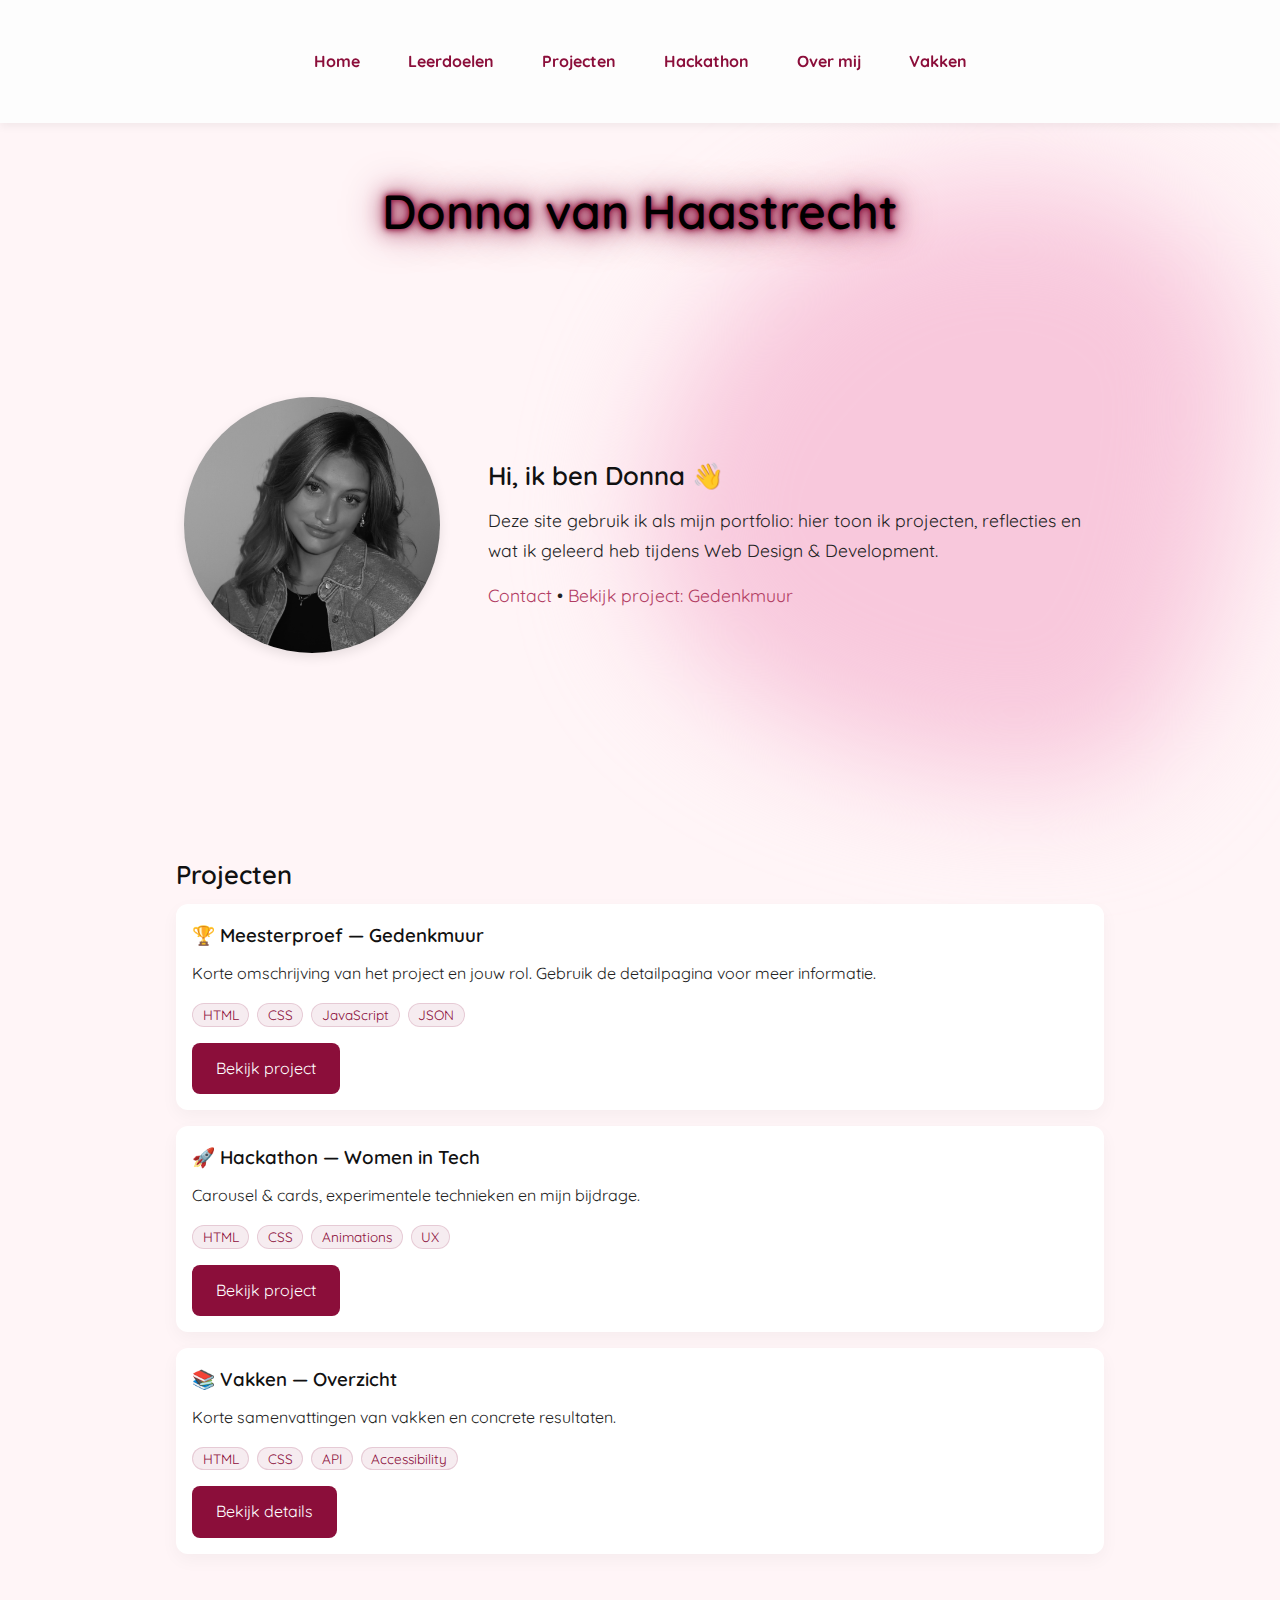
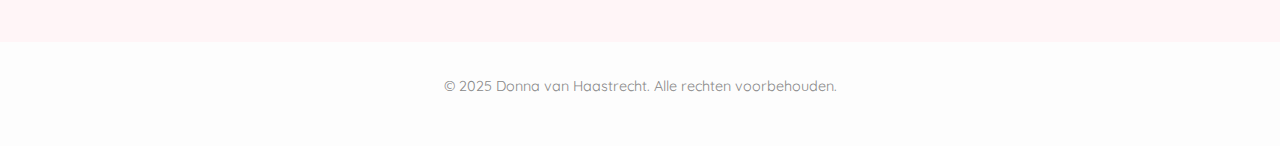
<file: index.html>
<!DOCTYPE html>
<html lang="nl">
  <head>
    <meta charset="UTF-8" />
    <meta http-equiv="X-UA-Compatible" content="IE=edge" />
    <meta name="viewport" content="width=device-width, initial-scale=1.0" />
    <title>Donna van Haastrecht</title>
    <link rel="stylesheet" href="styles.css" />
    <link rel="stylesheet" href="index.css" />
  </head>
  <body>
    <!-- add header so mobile menu works and site is consistent -->
    <header>
      <button
        class="menu-toggle"
        aria-label="Toggle menu"
        aria-expanded="false"
      >
        ☰
      </button>
      <nav>
        <ul>
          <li><a href="index.html">Home</a></li>
          <li><a href="leerdoelen.html">Leerdoelen</a></li>
          <li><a href="weeklynerd.html">Projecten</a></li>
          <li><a href="hackaton.html">Hackathon</a></li>
          <li><a href="meesterproef.html">Over mij</a></li>
          <li><a href="vakken.html">Vakken</a></li>
        </ul>
      </nav>
    </header>

    <main>
      <h1>Donna van Haastrecht</h1>

      <section class="hero">
        <div class="blob-background"></div>

        <section class="hero-content">
          <img
            src="./images/profile.jpg"
            alt="Donna van Haastrecht"
            class="profielfoto"
          />
          <div>
            <h2>Hi, ik ben Donna 👋</h2>
            <p>
              Deze site gebruik ik als mijn portfolio: hier toon ik projecten,
              reflecties en wat ik geleerd heb tijdens Web Design & Development.
            </p>
            <p>
              <a href="mailto:donnavh02@gmail.com">Contact</a> •
              <a href="meesterproef.html">Bekijk project: Gedenkmuur</a>
            </p>
          </div>
        </section>
      </section>

      <!-- Replace blog-overzicht with project gallery (use existing pages as project details) -->
      <section class="project-gallery">
        <h2>Projecten</h2>

        <article class="project-card">
          <h3>🏆 Meesterproef — Gedenkmuur</h3>
          <p>
            Korte omschrijving van het project en jouw rol. Gebruik de
            detailpagina voor meer informatie.
          </p>
          <!-- skills -->
          <div class="skill-badges" aria-hidden="true">
            <span class="badge">HTML</span>
            <span class="badge">CSS</span>
            <span class="badge">JavaScript</span>
            <span class="badge">JSON</span>
          </div>
          <a href="meesterproef.html" class="button">Bekijk project</a>
        </article>

        <article class="project-card">
          <h3>🚀 Hackathon — Women in Tech</h3>
          <p>Carousel & cards, experimentele technieken en mijn bijdrage.</p>
          <div class="skill-badges" aria-hidden="true">
            <span class="badge">HTML</span>
            <span class="badge">CSS</span>
            <span class="badge">Animations</span>
            <span class="badge">UX</span>
          </div>
          <a href="hackaton.html" class="button">Bekijk project</a>
        </article>

        <article class="project-card">
          <h3>📚 Vakken — Overzicht</h3>
          <p>Korte samenvattingen van vakken en concrete resultaten.</p>
          <div class="skill-badges" aria-hidden="true">
            <span class="badge">HTML</span>
            <span class="badge">CSS</span>
            <span class="badge">API</span>
            <span class="badge">Accessibility</span>
          </div>
          <a href="vakken.html" class="button">Bekijk details</a>
        </article>

        
      </section>
    </main>

    <footer>
      <p>&copy; 2025 Donna van Haastrecht. Alle rechten voorbehouden.</p>
    </footer>

    <script src="scripts.js"></script>
  </body>
</html>
</file>
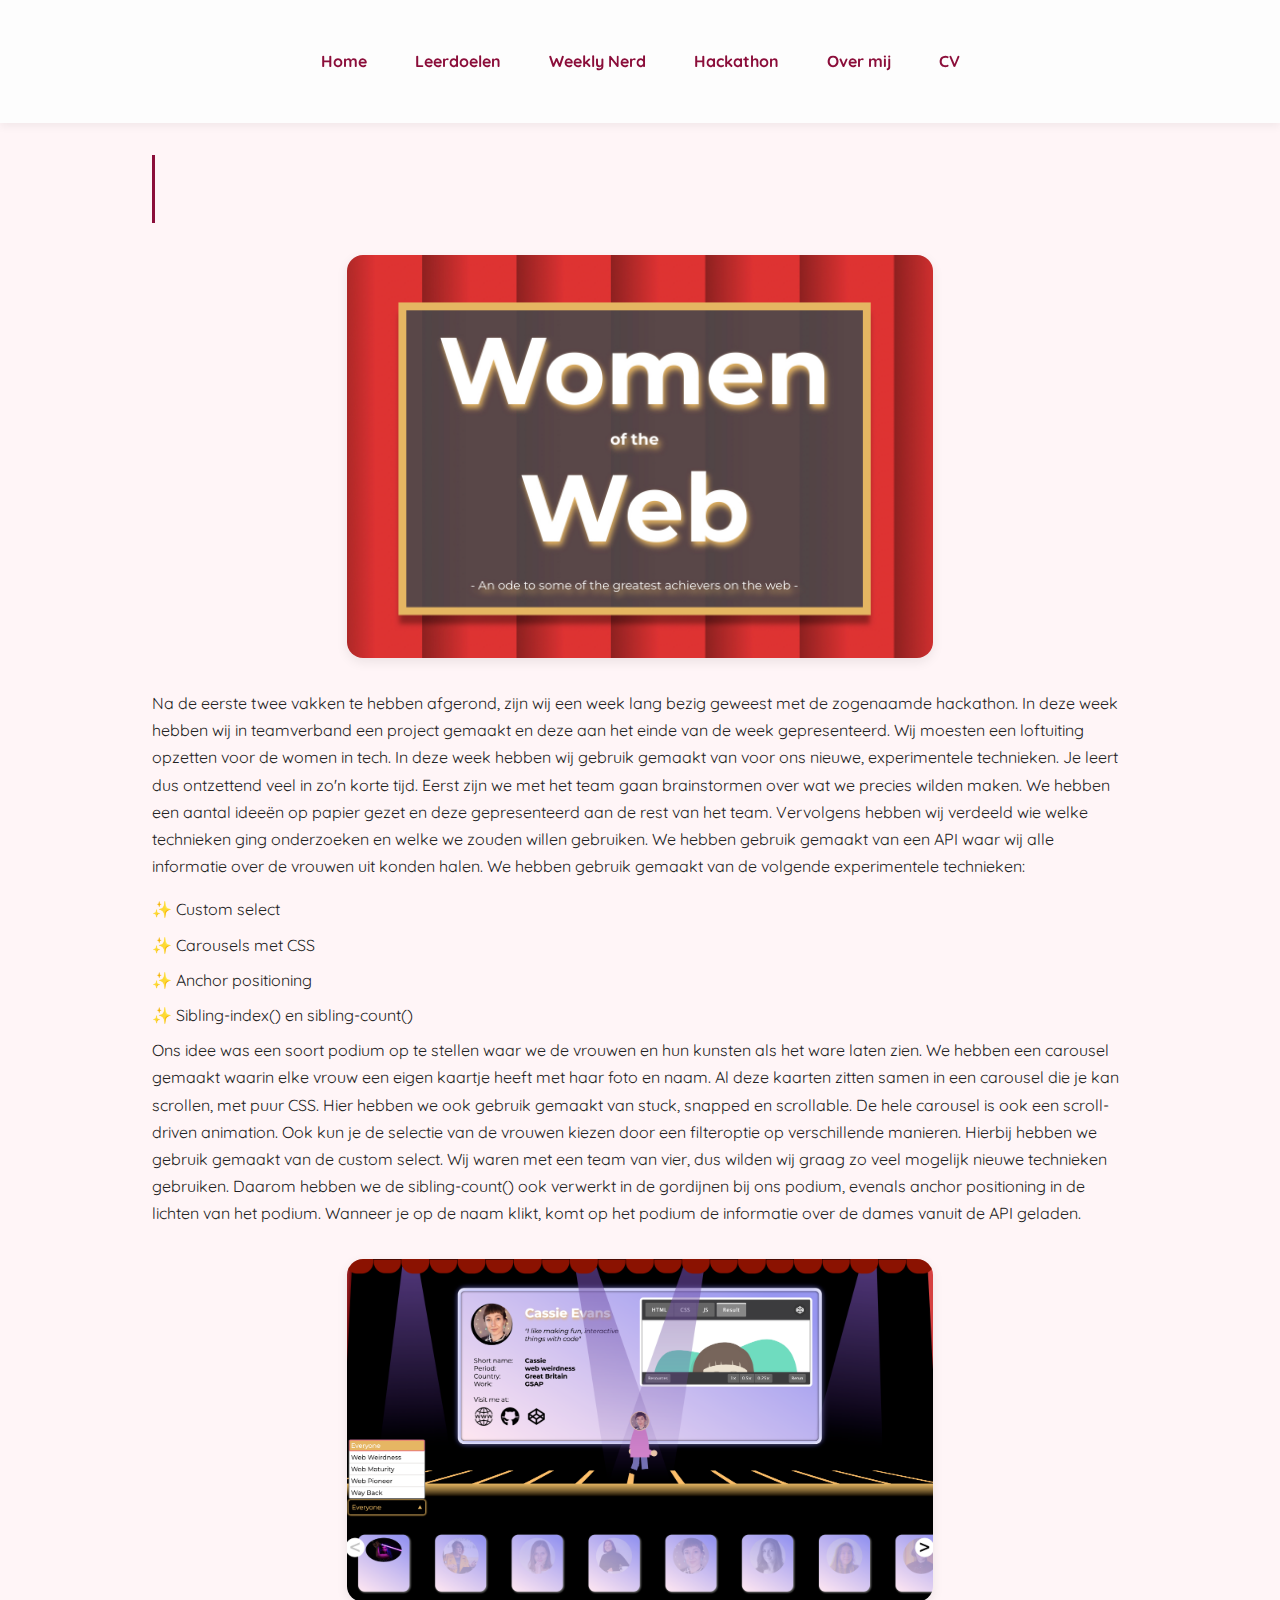
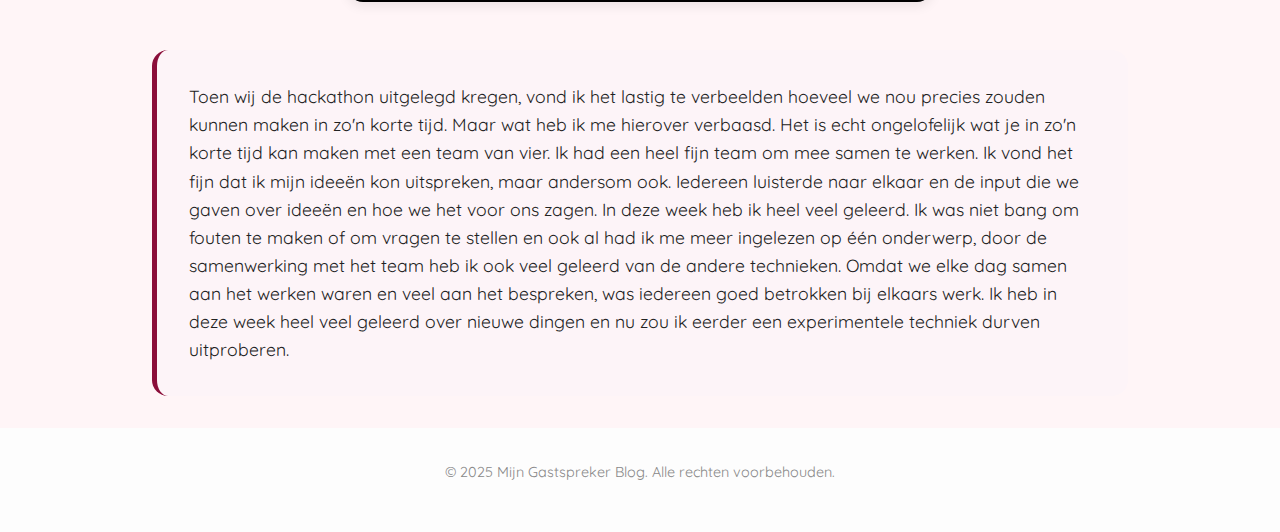
<file: hackaton.html>
<!DOCTYPE html>
<html lang="en">
<head>
    <meta charset="UTF-8">
    <meta name="viewport" content="width=device-width, initial-scale=1.0">
    <link rel="stylesheet" href="styles.css">
    <link rel="stylesheet" href="hackaton.css">
    <title>Hackaton</title>
</head>
<body>
    <header>
      <button class="menu-toggle" aria-label="Toggle menu">☰</button>
        <nav>
          <ul>
            <li><a href="index.html">Home</a></li>
            <li><a href="leerdoelen.html">Leerdoelen</a></li>
            <li><a href="weeklynerd.html">Weekly Nerd</a></li>
            <li><a href="hackaton.html">Hackathon</a></li>
            <li><a href="meesterproef.html">Over mij</a></li>
            <li><a href="vakken.html">CV</a></li>
          </ul>
        </nav>
      </header>

    <main>
        <h1>Hackathon</h1>

        <img src="./images/IMG_0334.jpg" alt="women of the web">
    
        <section class="hackathon">
          <p>
            Na de eerste twee vakken te hebben afgerond, zijn wij een week lang bezig geweest met de zogenaamde hackathon. In deze week
            hebben wij in teamverband een project gemaakt en deze aan het einde van de week gepresenteerd. Wij moesten een loftuiting opzetten 
            voor de women in tech. In deze week hebben wij gebruik gemaakt van voor ons nieuwe, experimentele technieken. Je leert dus ontzettend veel in zo'n korte tijd.
            Eerst zijn we met het team gaan brainstormen over wat we precies wilden maken. We hebben een aantal ideeën op papier gezet en deze gepresenteerd aan de rest van het team.
            Vervolgens hebben wij verdeeld wie welke technieken ging onderzoeken en welke we zouden willen gebruiken. We hebben gebruik gemaakt van een API waar wij alle informatie over de 
            vrouwen uit konden halen. 
            We hebben gebruik gemaakt van de volgende experimentele technieken:
            <ul class="technieken">
              <li>Custom select</li>
              <li>Carousels met CSS</li>
              <li>Anchor positioning</li>
              <li>Sibling-index() en sibling-count()</li>
            </ul>
            Ons idee was een soort podium op te stellen waar we de vrouwen en hun kunsten als het ware laten zien. We hebben een carousel gemaakt waarin elke vrouw een eigen kaartje heeft met haar foto en naam. 
            Al deze kaarten zitten samen in een carousel die je kan scrollen, met puur CSS. Hier hebben we ook gebruik gemaakt van stuck, snapped en scrollable. De hele carousel is ook een scroll-driven animation. 
            Ook kun je de selectie van de vrouwen kiezen door een filteroptie op verschillende manieren. Hierbij hebben we gebruik gemaakt van de custom select. Wij waren met een team van vier, dus wilden wij graag zo veel 
            mogelijk nieuwe technieken gebruiken. Daarom hebben we de sibling-count() ook verwerkt in de gordijnen bij ons podium, evenals anchor positioning in de lichten van het podium. 
            Wanneer je op de naam klikt, komt op het podium de informatie over de dames vanuit de API geladen. 
          </p>
          <img src="./images/Scherm­afbeelding 2025-05-07 om 23.32.39.png" alt="Afbeelding van het podium">
        </section>
        <p class="hackathon-reflectie">
          Toen wij de hackathon uitgelegd kregen, vond ik het lastig te verbeelden hoeveel we nou precies zouden kunnen maken in zo'n korte tijd. Maar wat heb ik me hierover verbaasd. 
          Het is echt ongelofelijk wat je in zo'n korte tijd kan maken met een team van vier. Ik had een heel fijn team om mee samen te werken. Ik vond het fijn dat ik mijn ideeën kon uitspreken, 
          maar andersom ook. Iedereen luisterde naar elkaar en de input die we gaven over ideeën en hoe we het voor ons zagen. In deze week heb ik heel veel geleerd. 
          Ik was niet bang om fouten te maken of om vragen te stellen en ook al had ik me meer ingelezen op één onderwerp, door de samenwerking met het team heb ik ook veel geleerd van de andere technieken.
          Omdat we elke dag samen aan het werken waren en veel aan het bespreken, was iedereen goed betrokken bij elkaars werk. Ik heb in deze week heel veel 
          geleerd over nieuwe dingen en nu zou ik eerder een experimentele techniek durven uitproberen. 
        </p>
    </main>

    <footer>
        <p>&copy; 2025 Mijn Gastspreker Blog. Alle rechten voorbehouden.</p>
      </footer>
    <script src="scripts.js"></script>
</body>
</html>
</file>
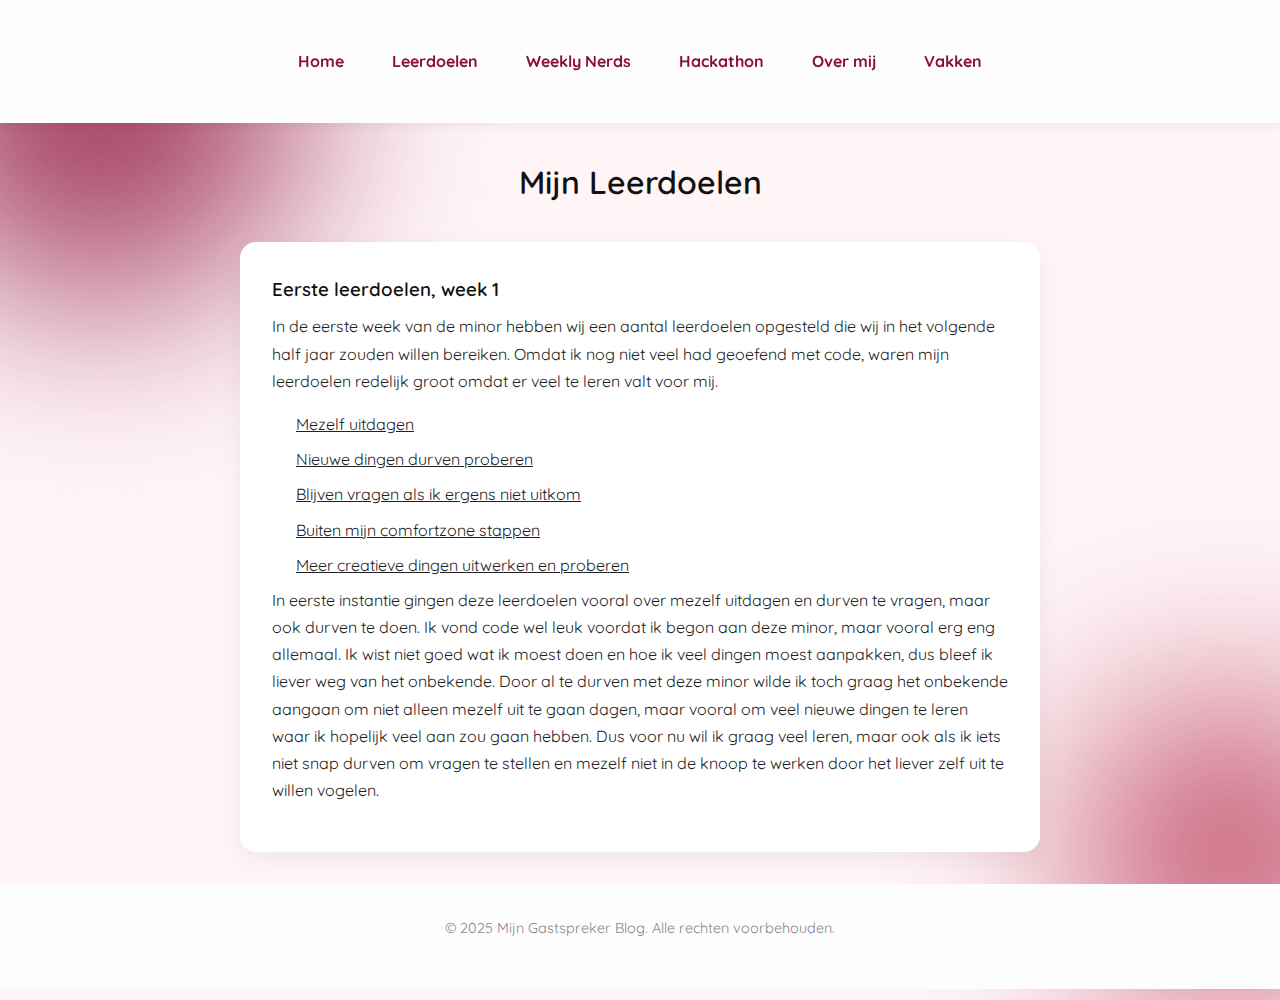
<file: leerdoelen.html>
<!DOCTYPE html>
<html lang="nl">
  <head>
    <meta charset="UTF-8" />
    <meta http-equiv="X-UA-Compatible" content="IE=edge" />
    <meta name="viewport" content="width=device-width, initial-scale=1.0" />
    <title>Leerdoelen</title>
    <link rel="stylesheet" href="styles.css" />
    <link rel="stylesheet" href="leerdoelen.css" />
  </head>
  <body>
    <div class="blob blob1"></div>
    <div class="blob blob2"></div>

    <header>
      <button class="menu-toggle" aria-label="Toggle menu">☰</button>
      <nav>
        <ul>
          <li><a href="index.html">Home</a></li>
          <li><a href="leerdoelen.html">Leerdoelen</a></li>
          <li><a href="weeklynerd.html">Weekly Nerds</a></li>
          <li><a href="hackaton.html">Hackathon</a></li>
          <li><a href="meesterproef.html">Over mij</a></li>
          <li><a href="vakken.html">Vakken</a></li>
        </ul>
      </nav>
    </header>

    <main>
      <h1>Mijn Leerdoelen</h1>

      <section class="card">
        <h3>Eerste leerdoelen, week 1</h3>
        <p>
          In de eerste week van de minor hebben wij een aantal leerdoelen
          opgesteld die wij in het volgende half jaar zouden willen bereiken.
          Omdat ik nog niet veel had geoefend met code, waren mijn leerdoelen
          redelijk groot omdat er veel te leren valt voor mij.
        </p>
        <ul class="leerdoelen">
          <li>Mezelf uitdagen</li>
          <li>Nieuwe dingen durven proberen</li>
          <li>Blijven vragen als ik ergens niet uitkom</li>
          <li>Buiten mijn comfortzone stappen</li>
          <li>Meer creatieve dingen uitwerken en proberen</li>
        </ul>
        <p>
          In eerste instantie gingen deze leerdoelen vooral over mezelf uitdagen
          en durven te vragen, maar ook durven te doen. Ik vond code wel leuk
          voordat ik begon aan deze minor, maar vooral erg eng allemaal. Ik wist
          niet goed wat ik moest doen en hoe ik veel dingen moest aanpakken, dus
          bleef ik liever weg van het onbekende. Door al te durven met deze
          minor wilde ik toch graag het onbekende aangaan om niet alleen mezelf
          uit te gaan dagen, maar vooral om veel nieuwe dingen te leren waar ik
          hopelijk veel aan zou gaan hebben. Dus voor nu wil ik graag veel
          leren, maar ook als ik iets niet snap durven om vragen te stellen en
          mezelf niet in de knoop te werken door het liever zelf uit te willen
          vogelen.
        </p>
      </section>
    </main>

    <footer>
      <p>&copy; 2025 Mijn Gastspreker Blog. Alle rechten voorbehouden.</p>
    </footer>
    <script src="scripts.js"></script>
  </body>
</html>
</file>
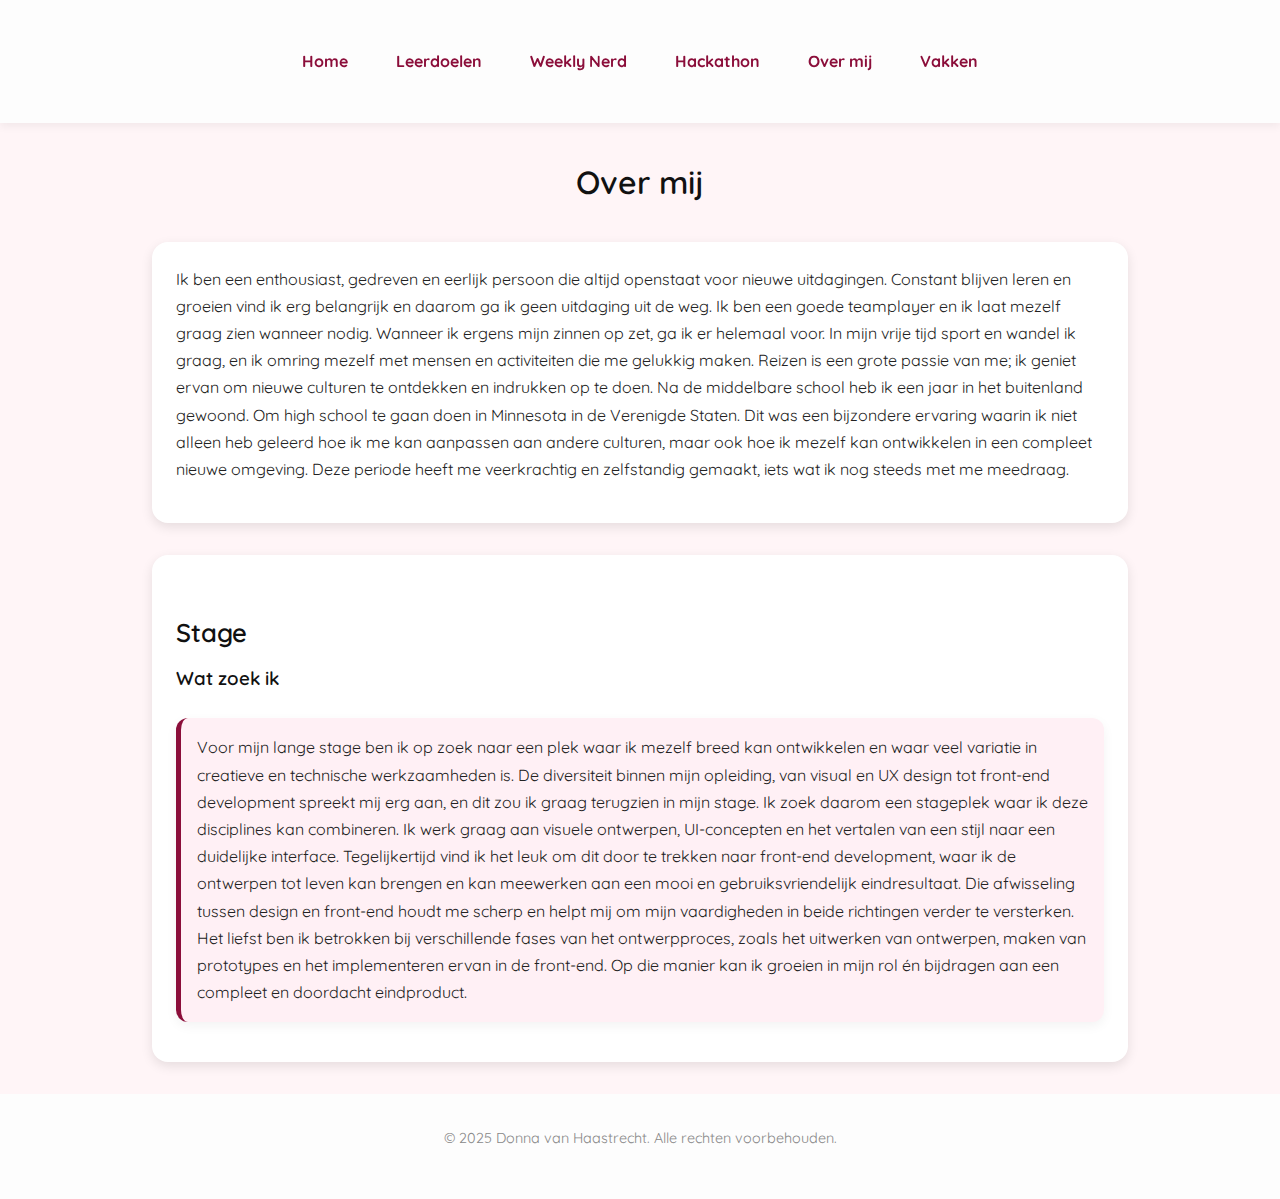
<file: meesterproef.html>
<!DOCTYPE html>
<html lang="en">
  <head>
    <meta charset="UTF-8" />
    <meta name="viewport" content="width=device-width, initial-scale=1.0" />
    <title>Over mij — Donna van Haastrecht</title>
    <link rel="stylesheet" href="styles.css" />
    <link rel="stylesheet" href="meesterproef.css" />
  </head>
  <body>
    <header>
      <button
        class="menu-toggle"
        aria-label="Toggle menu"
        aria-expanded="false"
      >
        ☰
      </button>
      <nav>
        <ul>
          <li><a href="index.html">Home</a></li>
          <li><a href="leerdoelen.html">Leerdoelen</a></li>
          <li><a href="weeklynerd.html">Weekly Nerd</a></li>
          <li><a href="hackaton.html">Hackathon</a></li>
          <li><a href="meesterproef.html">Over mij</a></li>
          <li><a href="vakken.html">Vakken</a></li>
        </ul>
      </nav>
    </header>

    <main>
      <h1>Over mij</h1>

      <section class="proces">
        <p>
          Ik ben een enthousiast, gedreven en eerlijk persoon die altijd
          openstaat voor nieuwe uitdagingen. Constant blijven leren en groeien
          vind ik erg belangrijk en daarom ga ik geen uitdaging uit de weg. Ik
          ben een goede teamplayer en ik laat mezelf graag zien wanneer nodig.
          Wanneer ik ergens mijn zinnen op zet, ga ik er helemaal voor. In mijn
          vrije tijd sport en wandel ik graag, en ik omring mezelf met mensen en
          activiteiten die me gelukkig maken. Reizen is een grote passie van me;
          ik geniet ervan om nieuwe culturen te ontdekken en indrukken op te
          doen. Na de middelbare school heb ik een jaar in het buitenland
          gewoond. Om high school te gaan doen in Minnesota in de Verenigde
          Staten. Dit was een bijzondere ervaring waarin ik niet alleen heb
          geleerd hoe ik me kan aanpassen aan andere culturen, maar ook hoe ik
          mezelf kan ontwikkelen in een compleet nieuwe omgeving. Deze periode
          heeft me veerkrachtig en zelfstandig gemaakt, iets wat ik nog steeds
          met me meedraag.
        </p>
      </section>

      <section class="proces">
        <h2>Stage</h2>
       

        <h3>Wat zoek ik</h3>
        <p class="reflectie">
          Voor mijn lange stage ben ik op zoek naar een plek waar ik mezelf
          breed kan ontwikkelen en waar veel variatie in creatieve en technische
          werkzaamheden is. De diversiteit binnen mijn opleiding, van visual en
          UX design tot front-end development spreekt mij erg aan, en dit zou ik
          graag terugzien in mijn stage. Ik zoek daarom een stageplek waar ik
          deze disciplines kan combineren. Ik werk graag aan visuele ontwerpen,
          UI-concepten en het vertalen van een stijl naar een duidelijke
          interface. Tegelijkertijd vind ik het leuk om dit door te trekken naar
          front-end development, waar ik de ontwerpen tot leven kan brengen en
          kan meewerken aan een mooi en gebruiksvriendelijk eindresultaat. Die
          afwisseling tussen design en front-end houdt me scherp en helpt mij om
          mijn vaardigheden in beide richtingen verder te versterken. Het liefst
          ben ik betrokken bij verschillende fases van het ontwerpproces, zoals
          het uitwerken van ontwerpen, maken van prototypes en het implementeren
          ervan in de front-end. Op die manier kan ik groeien in mijn rol én
          bijdragen aan een compleet en doordacht eindproduct.
        </p>
      </section>
    </main>

    <footer>
      <p>&copy; 2025 Donna van Haastrecht. Alle rechten voorbehouden.</p>
    </footer>
    <script src="scripts.js"></script>
  </body>
</html>
</file>
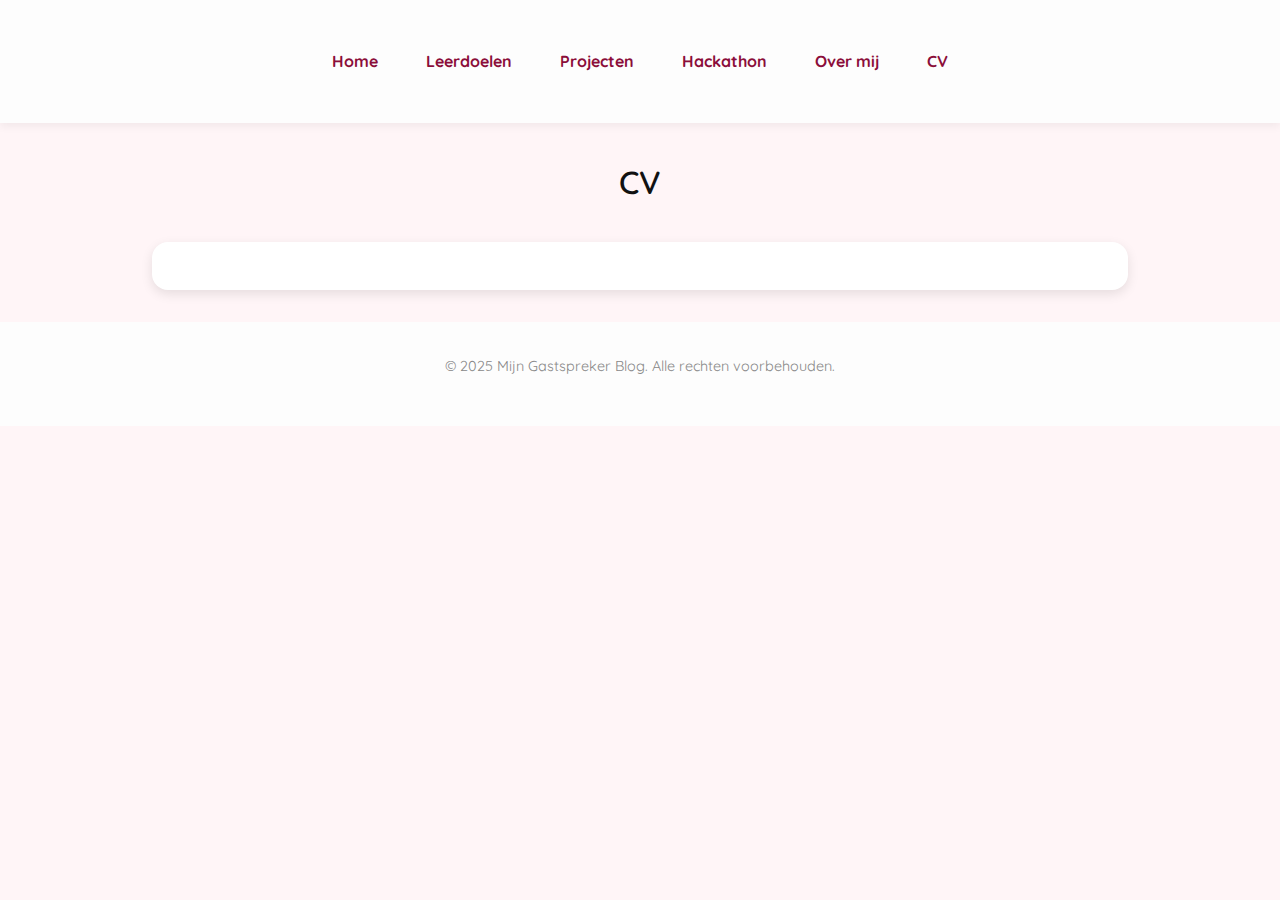
<file: vakken.html>
<!DOCTYPE html>
<html lang="en">
  <head>
    <meta charset="UTF-8" />
    <meta name="viewport" content="width=device-width, initial-scale=1.0" />
    <link rel="stylesheet" href="styles.css" />
    <link rel="stylesheet" href="vakken.css" />
    <title>Vakken</title>
  </head>
  <body>
    <header>
      <button class="menu-toggle" aria-label="Toggle menu">☰</button>
      <nav>
        <ul>
          <li><a href="index.html">Home</a></li>
          <li><a href="leerdoelen.html">Leerdoelen</a></li>
          <li><a href="weeklynerd.html">Projecten</a></li>
          <li><a href="hackaton.html">Hackathon</a></li>
          <li><a href="meesterproef.html">Over mij</a></li>
          <li><a href="vakken.html">CV</a></li>
        </ul>
      </nav>
    </header>
    <main>
      <h1>CV</h1>
      <section class="vak">

       
       </section>
        
      
      
    </main>

    <footer>
      <p>&copy; 2025 Mijn Gastspreker Blog. Alle rechten voorbehouden.</p>
    </footer>
    <script src="scripts.js"></script>
  </body>
</html>
</file>
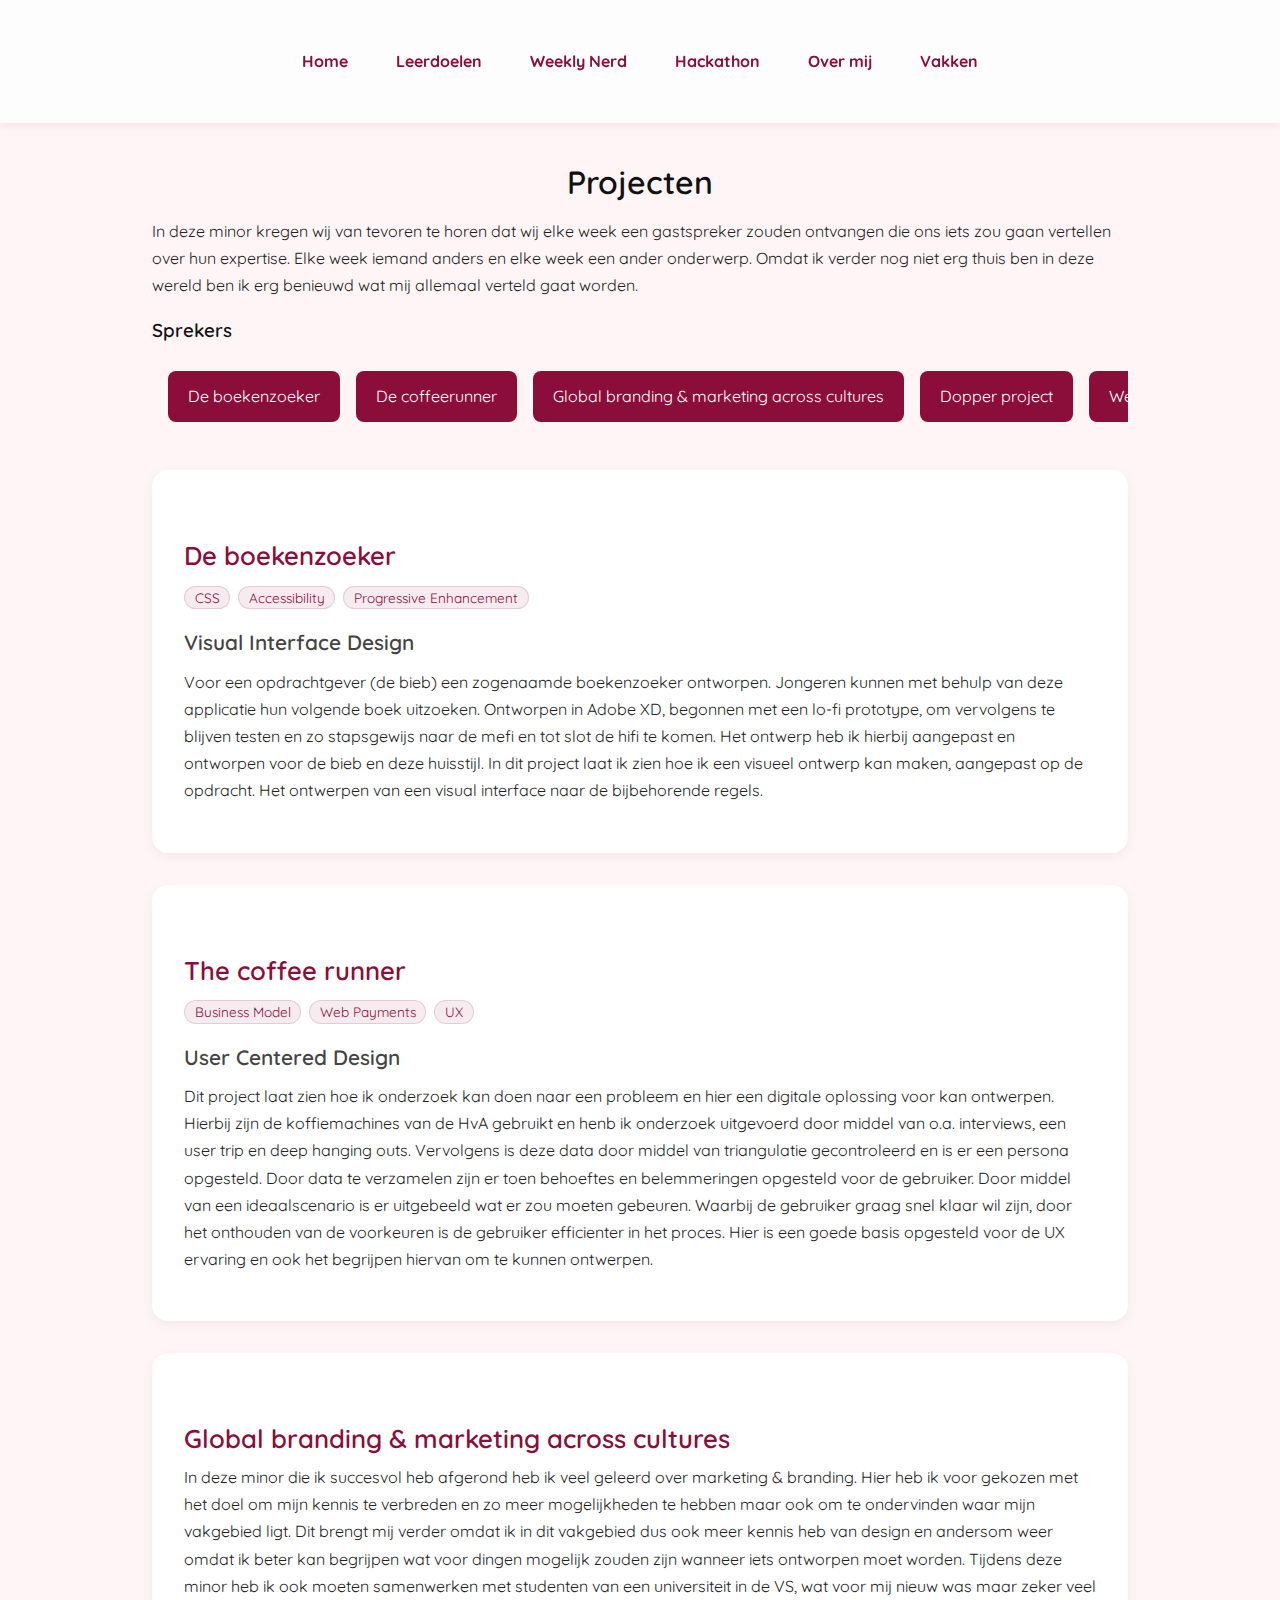
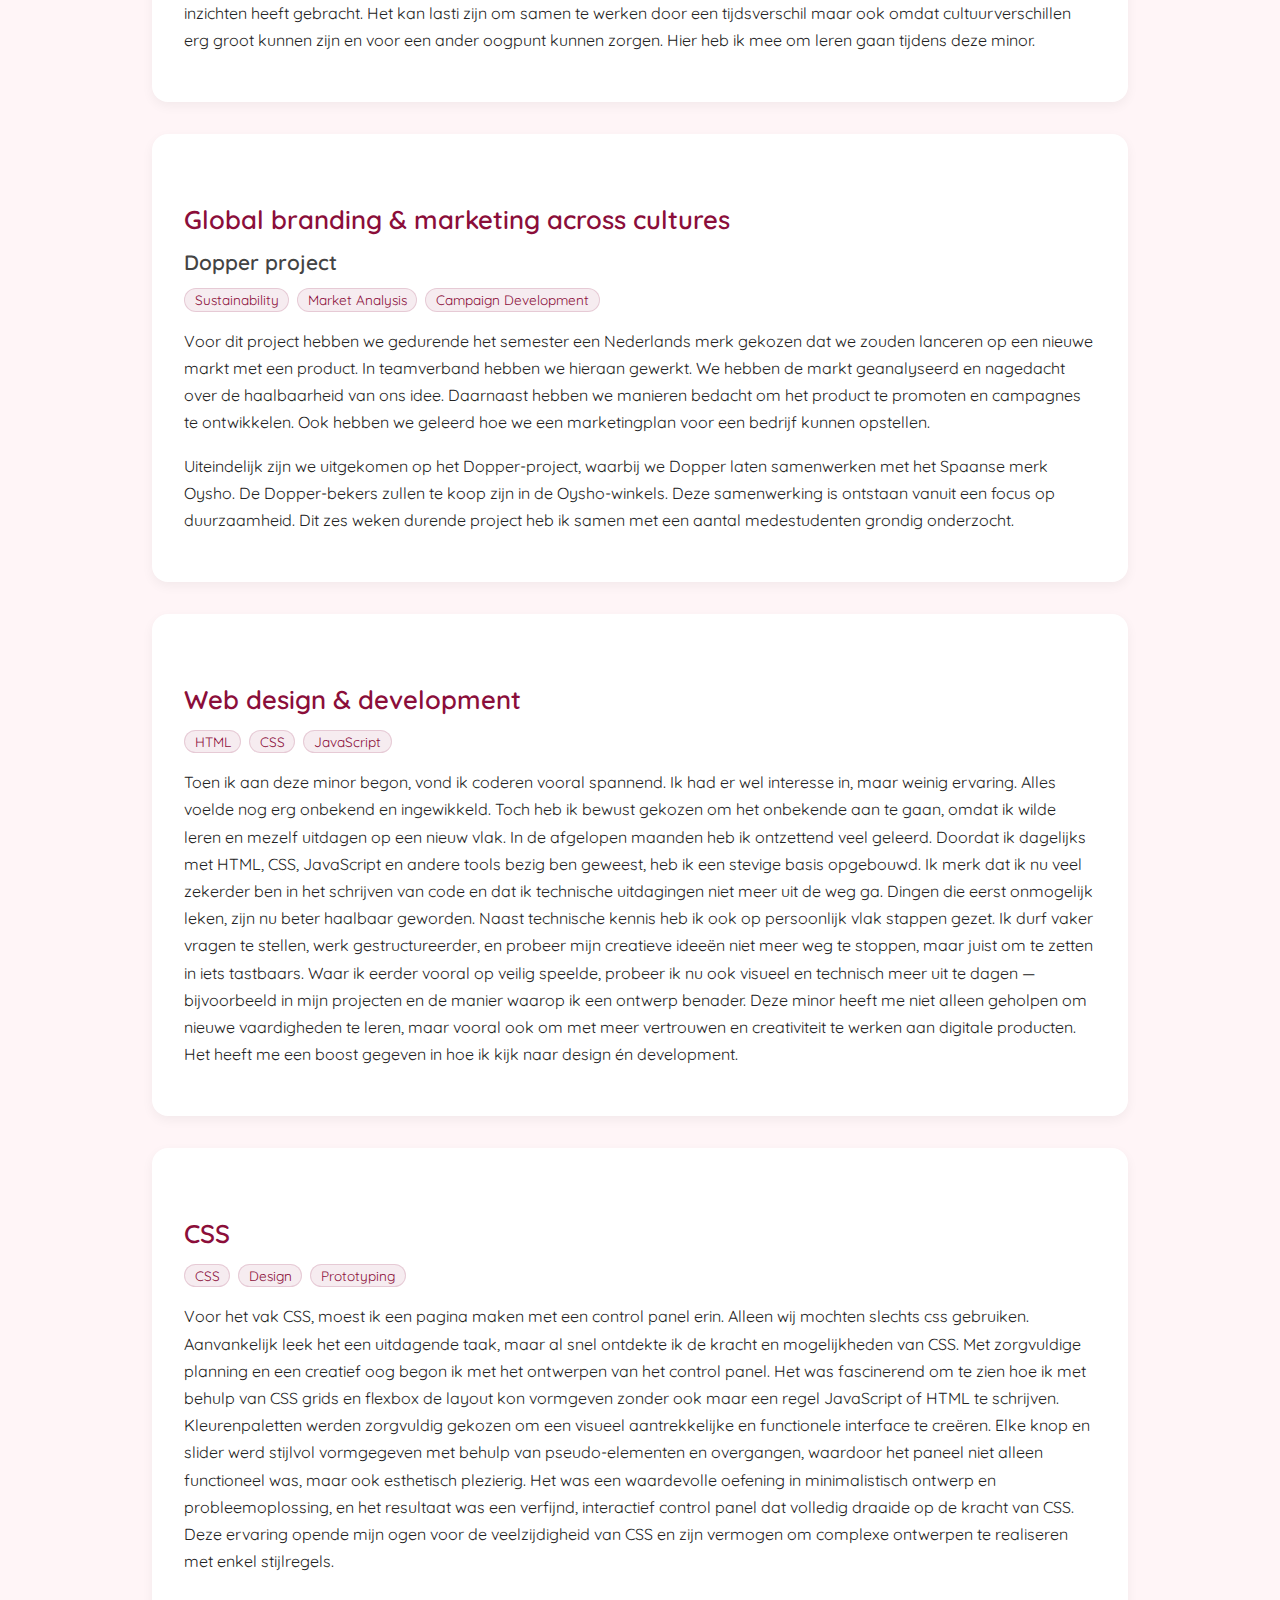
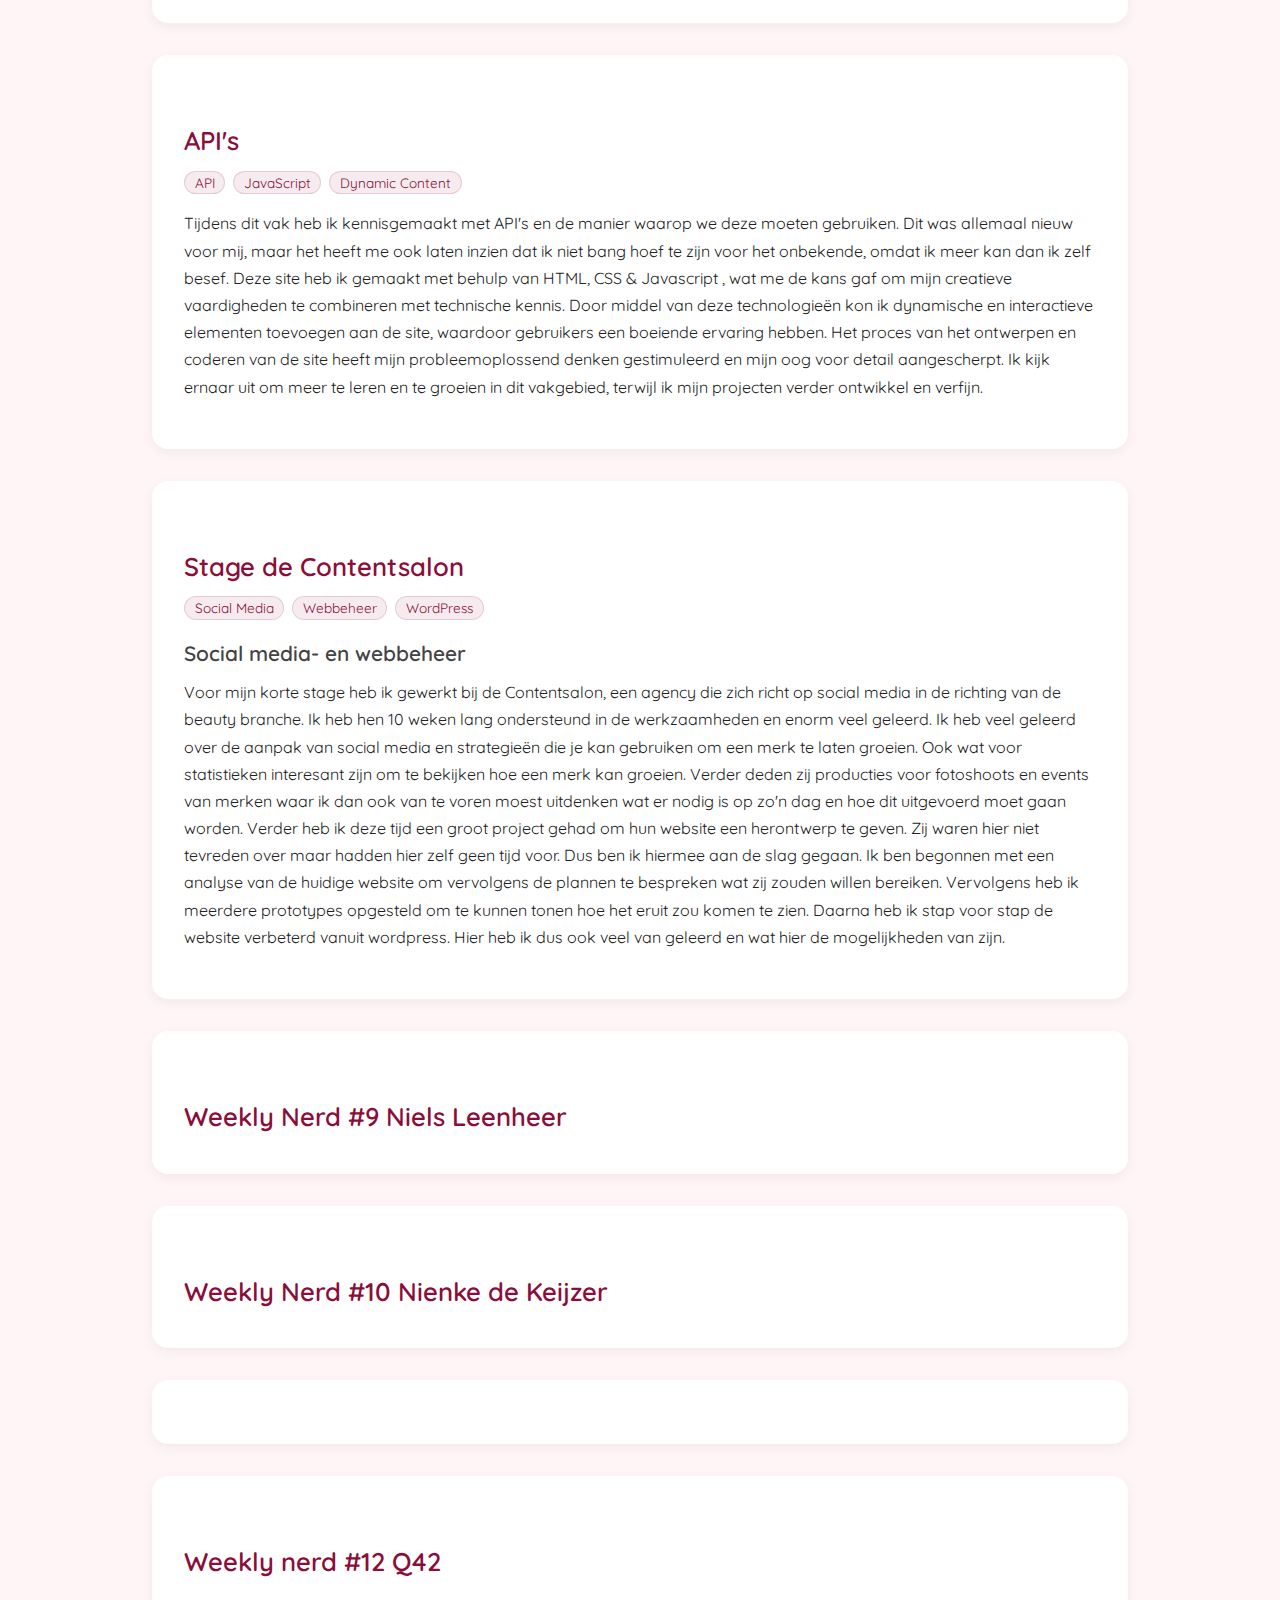
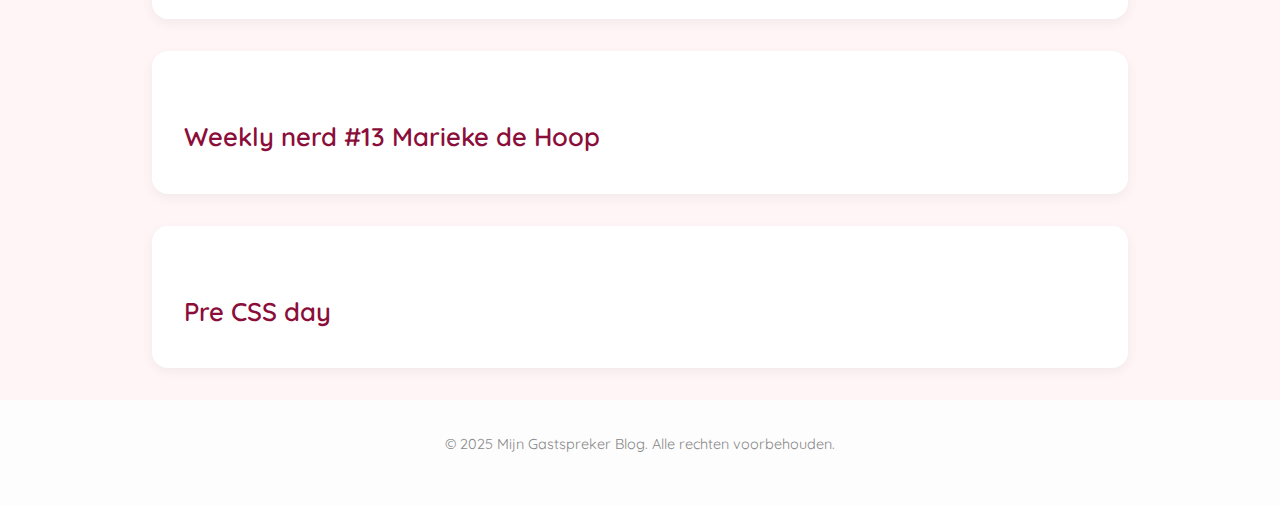
<file: weeklynerd.html>
<!DOCTYPE html>
<html lang="nl">
  <head>
    <meta charset="UTF-8" />
    <meta http-equiv="X-UA-Compatible" content="IE=edge" />
    <meta name="viewport" content="width=device-width, initial-scale=1.0" />
    <title>Weekly Nerds</title>
    <link rel="stylesheet" href="styles.css" />
    <link rel="stylesheet" href="weeklynerd.css">
  </head>
  <body>

    <header>
      <button class="menu-toggle" aria-label="Toggle menu">☰</button>
      <nav>
        <ul>
          <li><a href="index.html">Home</a></li>
          <li><a href="leerdoelen.html">Leerdoelen</a></li>
          <li><a href="weeklynerd.html">Weekly Nerd</a></li>
          <li><a href="hackaton.html">Hackathon</a></li>
          <li><a href="meesterproef.html">Over mij</a></li>
          <li><a href="vakken.html">Vakken</a></li>
        </ul>
      </nav>
    </header>

   

    <main>

      <h1>Projecten</h1>
  
      <p>
        In deze minor kregen wij van tevoren te horen dat wij elke week een
        gastspreker zouden ontvangen die ons iets zou gaan vertellen over hun
        expertise. Elke week iemand anders en elke week een ander onderwerp. Omdat
        ik verder nog niet erg thuis ben in deze wereld ben ik erg benieuwd wat
        mij allemaal verteld gaat worden.
      </p>
      <h3>Sprekers </h3>
      <section class="sprekers">
        
        <ul class="week-carousel">
            <li><a href="#nerd1">De boekenzoeker</a></li>
            <li><a href="#nerd2">De coffeerunner</a></li>
            <li><a href="#nerd3">Global branding & marketing across cultures</a></li>
            <li><a href="#nerd4">Dopper project</a></li>
            <li><a href="#nerd5">Web design & development</a></li>
            <li><a href="#nerd6">CSS</a></li>
            <li><a href="#nerd7">API</a></li>
            <li><a href="#nerd8">Stage de Contentsalon</a></li>
            <li><a href="#nerd9">Weekly Nerd #9 - Niels Leenheer</a></li>
            <li><a href="#nerd10">Weekly Nerd #10 - Nienke de Keijzer</a></li>
            <li><a href="#nerd11">Weekly Nerd #11 - iO digital</a></li>
            <li><a href="#nerd12">Weekly Nerd #12 - Q42</a></li>
            <li><a href="#nerd13">Weekly Nerd #13 - Marieke de Hoop</a></li>
            <li><a href="#nerd14">Weekly Nerd #14 - Pre CSS day</a></li>
        </ul>

      </section>

      <section id="nerd1" class="weeklynerd">
        <h2>De boekenzoeker </h2>
        <div class="skill-badges" aria-hidden="true">
          <span class="badge">CSS</span>
          <span class="badge">Accessibility</span>
          <span class="badge">Progressive Enhancement</span>
        </div>
        <h3>Visual Interface Design</h3>
        <p>
            Voor een opdrachtgever (de bieb) een
            zogenaamde boekenzoeker
            ontworpen. Jongeren kunnen met
            behulp van deze applicatie hun
            volgende boek uitzoeken. Ontworpen
            in Adobe XD, begonnen met een lo-fi
            prototype, om vervolgens te blijven
            testen en zo stapsgewijs naar de mefi
            en tot slot de hifi te komen. Het
            ontwerp heb ik hierbij aangepast en
            ontworpen voor de bieb en deze
            huisstijl. In dit project laat ik zien hoe
            ik een visueel ontwerp kan maken,
            aangepast op de opdracht. Het
            ontwerpen van een visual interface
            naar de bijbehorende regels. 
        </p>

      </section>

  


      <section id="nerd2" class="weeklynerd">
        <h2>The coffee runner</h2>
        <div class="skill-badges" aria-hidden="true">
          <span class="badge">Business Model</span>
          <span class="badge">Web Payments</span>
          <span class="badge">UX</span>
        </div>
        <h3>User Centered Design</h3>
        <p>
          Dit project laat zien hoe ik onderzoek kan doen naar een
          probleem en hier een digitale oplossing voor kan
          ontwerpen. Hierbij zijn de koffiemachines van de HvA
          gebruikt en henb ik onderzoek uitgevoerd door middel van
          o.a. interviews, een user trip en deep hanging outs.
          Vervolgens is deze data door middel van triangulatie
          gecontroleerd en is er een persona opgesteld. Door data te
          verzamelen zijn er toen behoeftes en belemmeringen
          opgesteld voor de gebruiker. Door middel van een
          ideaalscenario is er uitgebeeld wat er zou moeten
          gebeuren. Waarbij de gebruiker graag snel klaar wil zijn,
          door het onthouden van de voorkeuren is de gebruiker
          efficienter in het proces. Hier is een goede basis opgesteld
          voor de UX ervaring en ook het begrijpen hiervan om te
          kunnen ontwerpen.
        </p>
       

       
       
     
          
        
        
        </div>
      </section>

      
      <section id="nerd3" class="weeklynerd">
        <h2>Global branding & marketing across cultures</h2>
        
        <p>
         In deze minor die ik succesvol heb afgerond heb ik veel geleerd over marketing &
          branding. Hier heb ik voor gekozen met het doel om mijn kennis te verbreden en zo
          meer mogelijkheden te hebben maar ook om te ondervinden waar mijn vakgebied
          ligt. Dit brengt mij verder omdat ik in dit vakgebied dus ook meer kennis heb van
          design en andersom weer omdat ik beter kan begrijpen wat voor dingen mogelijk
          zouden zijn wanneer iets ontworpen moet worden. Tijdens deze minor heb ik ook
          moeten samenwerken met studenten van een universiteit in de VS, wat voor mij
          nieuw was maar zeker veel inzichten heeft gebracht. Het kan lasti zijn om samen te
          werken door een tijdsverschil maar ook omdat cultuurverschillen erg groot kunnen
          zijn en voor een ander oogpunt kunnen zorgen. Hier heb ik mee om leren gaan tijdens
          deze minor. 
        </p>
       
        
      </section>

      <section id="nerd4" class="weeklynerd">
        <h2>Global branding & marketing across cultures</h2>
        <h3>Dopper project</h3>
        <div class="skill-badges" aria-hidden="true">
          <span class="badge">Sustainability</span>
          <span class="badge">Market Analysis</span>
          <span class="badge">Campaign Development</span>
        </div>
        <p>
          Voor dit project hebben we gedurende het semester een Nederlands merk gekozen dat we
          zouden lanceren op een nieuwe markt met een product. In teamverband hebben we hieraan
          gewerkt. We hebben de markt geanalyseerd en nagedacht over de haalbaarheid van ons idee.
          Daarnaast hebben we manieren bedacht om het product te promoten en campagnes te
          ontwikkelen. Ook hebben we geleerd hoe we een marketingplan voor een bedrijf kunnen
          opstellen.
        </p>

        <p>
          Uiteindelijk zijn we uitgekomen op het Dopper-project, waarbij we Dopper laten samenwerken
met het Spaanse merk Oysho. De Dopper-bekers zullen te koop zijn in de Oysho-winkels. Deze
samenwerking is ontstaan vanuit een focus op duurzaamheid. Dit zes weken durende project heb
ik samen met een aantal medestudenten grondig onderzocht.
        </p>

       
      </section>

      <section id="nerd5" class="weeklynerd">
        <h2>Web design & development</h2>
        <div class="skill-badges" aria-hidden="true">
          <span class="badge">HTML</span>
          <span class="badge">CSS</span>
          <span class="badge">JavaScript</span>
        </div>
        <p>
          Toen ik aan deze minor begon, vond ik coderen vooral spannend. Ik had er wel interesse in,
          maar weinig ervaring. Alles voelde nog erg onbekend en ingewikkeld. Toch heb ik bewust
          gekozen om het onbekende aan te gaan, omdat ik wilde leren en mezelf uitdagen op een
          nieuw vlak.

          In de afgelopen maanden heb ik ontzettend veel geleerd. Doordat ik dagelijks met HTML,
          CSS, JavaScript en andere tools bezig ben geweest, heb ik een stevige basis opgebouwd. Ik
          merk dat ik nu veel zekerder ben in het schrijven van code en dat ik technische uitdagingen
          niet meer uit de weg ga. Dingen die eerst onmogelijk leken, zijn nu beter haalbaar geworden.

          Naast technische kennis heb ik ook op persoonlijk vlak stappen gezet. Ik durf vaker vragen te
          stellen, werk gestructureerder, en probeer mijn creatieve ideeën niet meer weg te stoppen,
          maar juist om te zetten in iets tastbaars. Waar ik eerder vooral op veilig speelde, probeer ik
          nu ook visueel en technisch meer uit te dagen — bijvoorbeeld in mijn projecten en de manier
          waarop ik een ontwerp benader.

          Deze minor heeft me niet alleen geholpen om nieuwe vaardigheden te leren, maar vooral ook
          om met meer vertrouwen en creativiteit te werken aan digitale producten. Het heeft me een
          boost gegeven in hoe ik kijk naar design én development.
        </p>
        
        
      </section>

      <section id="nerd6" class="weeklynerd">
        <h2>CSS</h2>
        <div class="skill-badges" aria-hidden="true">
          <span class="badge">CSS</span>
          <span class="badge">Design</span>
          <span class="badge">Prototyping</span>
        </div>
        <p>
          Voor het vak CSS, moest ik een pagina maken
          met een control panel erin. Alleen wij mochten slechts css gebruiken. 
          Aanvankelijk leek het een uitdagende taak, maar al snel ontdekte ik de kracht en mogelijkheden van CSS. Met zorgvuldige planning en een creatief oog begon ik met het ontwerpen van het control panel. Het was fascinerend om te zien hoe ik met behulp van CSS grids en flexbox de layout kon vormgeven zonder ook maar een regel JavaScript of HTML te schrijven.
          Kleurenpaletten werden zorgvuldig gekozen om een visueel aantrekkelijke en functionele interface te creëren. Elke knop en slider werd stijlvol vormgegeven met behulp van pseudo-elementen en overgangen, waardoor het paneel niet alleen functioneel was, maar ook esthetisch plezierig. Het was een waardevolle oefening in minimalistisch ontwerp en probleemoplossing, en het resultaat was een verfijnd, interactief control panel dat volledig draaide op de kracht van CSS. Deze ervaring opende mijn ogen voor de veelzijdigheid van CSS en zijn vermogen om complexe ontwerpen te realiseren met enkel stijlregels.
        </p>

        
      </section>

      <section id="nerd7" class="weeklynerd">
        <h2>API's</h2>
        <div class="skill-badges" aria-hidden="true">
          <span class="badge">API</span>
          <span class="badge">JavaScript</span>
          <span class="badge">Dynamic Content</span>
        </div>
        <p>
          Tijdens dit vak heb ik kennisgemaakt met API's en
          de manier waarop we deze moeten gebruiken. Dit
          was allemaal nieuw voor mij, maar het heeft me
          ook laten inzien dat ik niet bang hoef te zijn voor
          het onbekende, omdat ik meer kan dan ik zelf
          besef. Deze site heb ik gemaakt met behulp van
          HTML, CSS & Javascript , wat me de kans gaf om
          mijn creatieve vaardigheden te combineren met
          technische kennis. Door middel van deze
          technologieën kon ik dynamische en interactieve
          elementen toevoegen aan de site, waardoor
          gebruikers een boeiende ervaring hebben. Het
          proces van het ontwerpen en coderen van de site
          heeft mijn probleemoplossend denken
          gestimuleerd en mijn oog voor detail
          aangescherpt. Ik kijk ernaar uit om meer te leren
          en te groeien in dit vakgebied, terwijl ik mijn
          projecten verder ontwikkel en verfijn.
        </p>
       
      </section>

      <section id="nerd8" class="weeklynerd">
        <h2>Stage de Contentsalon</h2>
        <div class="skill-badges" aria-hidden="true">
          <span class="badge">Social Media</span>
          <span class="badge">Webbeheer</span>
          <span class="badge">WordPress</span>
        </div>
        <h3>Social media- en webbeheer</h3>
        
        <p>
          Voor mijn korte stage heb ik gewerkt bij de Contentsalon, een agency die zich richt op social media in de richting van de beauty branche. 
          Ik heb hen 10 weken lang ondersteund in de werkzaamheden en enorm veel geleerd. 
          Ik heb veel geleerd over de aanpak van social media en strategieën die je kan gebruiken om een merk te laten groeien. Ook wat voor statistieken 
          interesant zijn om te bekijken hoe een merk kan groeien. Verder deden zij producties voor fotoshoots en events van merken waar ik dan ook van te voren 
          moest uitdenken wat er nodig is op zo'n dag en hoe dit uitgevoerd moet gaan worden.
          Verder heb ik deze tijd een groot project gehad om hun website een herontwerp te geven. Zij waren hier niet tevreden over maar 
          hadden hier zelf geen tijd voor. Dus ben ik hiermee aan de slag gegaan. Ik ben begonnen met een analyse van de huidige website om vervolgens de plannen te bespreken wat zij zouden willen bereiken.
          Vervolgens heb ik meerdere prototypes opgesteld om te kunnen tonen hoe het eruit zou komen te zien. Daarna heb ik stap voor stap de website verbeterd vanuit wordpress. Hier heb ik dus ook veel van geleerd en wat hier de mogelijkheden van zijn. 

        </p>

        
      </section>


      <section id="nerd9" class="weeklynerd">
        <h2>Weekly Nerd #9 Niels Leenheer</h2>
       
        
      </section>

      <section id="nerd10" class="weeklynerd">
        <h2>Weekly Nerd #10 Nienke de Keijzer</h2>

     
      </section>
    <section id="nerd11" class="weeklynerd">
     
    </section>
    <section id="nerd12" class="weeklynerd">
      <h2>Weekly nerd #12 Q42</h2>
   
     
     
    </section>
    <section id="nerd13" class="weeklynerd">
      <h2>Weekly nerd #13 Marieke de Hoop</h2>
    
     
    </section>
    <section id="nerd14" class="weeklynerd">
      <h2>Pre CSS day</h2>
     
    </section>
    </main>

    <footer>
      <p>&copy; 2025 Mijn Gastspreker Blog. Alle rechten voorbehouden.</p>
    </footer>
 
    <script src="scripts.js"></script>
  </body>
</html>
</file>
<file: styles.css>
@import url('https://fonts.googleapis.com/css2?family=Quicksand:wght@400;600&display=swap');

:root {
  --background-color: hsl(0, 0%, 95%);
  /* Lighter background for better contrast */

  --bg-color: #fff5f7;
  /* Softer but higher contrast background */
  --text-color: #222;
  /* Darker text for better readability */
  --accent-color: #8B0E3A;
  /* Slightly darker primary accent color */
  --accent-hover: #B23C63;
  /* Darker hover color for better contrast */
  --heading-color: #111;
  /* Stronger heading color */
  --card-bg: #ffffff;
  /* Keep card background white for clarity */
  --shadow: rgba(0, 0, 0, 0.1);
  /* Slightly darker shadow for better depth */
  --nav-bg: #fdfdfd;
  /* Slightly darker navigation background */
  --nav-text: #222222;
  /* Darker navigation text */
  --nav-hover-bg: #8B0E3A;
  /* Match hover background with accent color */
  --nav-hover-text: #ffffff;
  /* White text on hover for better contrast */
}

* {
  padding: 0;
  margin: 0;
  box-sizing: border-box;
}

body {
  font-family: 'Quicksand', sans-serif;
  background-color: var(--bg-color);
  color: var(--text-color);
  line-height: 1.7;
  font-size: 1rem;
  width: 100%;
  max-width: 100vw;

}


header {
  background-color: var(--nav-bg);
  box-shadow: 0 4px 8px rgba(0, 0, 0, 0.05);
  position: sticky;
  scroll-margin-top: 100px;
  padding: 2em;
  top: 0;
  z-index: 1000;
}

header .menu-toggle {
  display: none;
  font-size: 1.5rem;
  cursor: pointer;
  background: none;
  border: none;
  color: var(--accent-color);
  position: absolute;
  top: 1rem;
  right: 1rem;
  z-index: 1001;
}

@media (max-width: 600px) {
  header .menu-toggle {
    display: block;
  }
}

header nav {
  display: flex;
  justify-content: center;
  align-items: center;
}

@media (max-width: 600px) {
  header nav ul {
    display: none;
    flex-direction: column;
    background-color: var(--nav-bg);
    position: absolute;
    top: 100%;
    left: 0;
    width: 100%;
    box-shadow: 0 4px 8px rgba(0, 0, 0, 0.1);
    z-index: 999;
  }



  header nav ul.active {
    display: flex;
    /* background-color: red; */
    flex-direction: column;
    align-items: center;
    gap: 0.5rem;
  }

  header .menu-toggle {
    display: block;
  }
}

nav ul {
  list-style: none;
  display: flex;
  flex-wrap: wrap;
  justify-content: center;
  gap: 1rem;
  margin: 0;
  padding: 1rem;
}

nav ul li {
  margin: 0;
}

nav ul li a {
  text-decoration: none;
  font-weight: bold;
  font-size: 1rem;
  color: var(--accent-color, #b3006b);
  padding: 0.5em 1em;
  border-radius: 8px;
  transition: background-color 0.3s ease;
}

nav ul li a:hover {
  background-color: var(--nav-hover-bg);
  color: var(--nav-hover-text);
}

@media (max-width: 600px) {
  nav ul {
    flex-direction: column;
    align-items: center;
    gap: 0.5rem;
  }

  nav ul li a {
    display: block;
    width: 100%;
    text-align: center;
  }
}

h1,
h2,
h3,
h4 {
  color: var(--heading-color);
  font-weight: 600;
  margin-bottom: 0.5rem;
}

h1 {
  color: var(--heading-color);
  font-size: 2rem;
  margin-top: 2rem;
  text-align: center;
}

h2 {
  font-size: 1.6rem;
  margin-top: 2rem;
}

p {
  margin-bottom: 1rem;
}

main {
  margin: 2rem auto;
  padding: 0 1.5rem;
}

/* constrain readable content site-wide */
main,
main section,
article,
.project-card,
.project-gallery,
.card,
.weeklynerd,
.proces,
.vak,
.reflectie {
  max-width: 80vw;
  margin-left: auto;
  margin-right: auto;
}

/* simple project card styling */
.project-gallery {
  padding: 1.5rem;
}

.project-card {
  background: #fff;
  border-radius: 12px;
  padding: 1rem;
  box-shadow: 0 6px 18px rgba(0, 0, 0, 0.04);
  margin-bottom: 1rem;
}

section {
  margin-bottom: 3rem;
}

a {
  color: var(--accent-hover);
  text-decoration: none;
  transition: color 0.3s ease;
}

a:hover {
  color: var(--accent-color);
}


/* project skill badges */
.skill-badges {
  margin: 0.5rem 0 1rem;
  display: flex;
  flex-wrap: wrap;
  gap: 0.5rem;
}

.badge {
  display: inline-block;
  padding: 0.25rem 0.6rem;
  font-size: 0.85rem;
  line-height: 1;
  border-radius: 999px;
  background: rgba(139, 14, 58, 0.08);
  color: var(--accent-color);
  border: 1px solid rgba(139, 14, 58, 0.15);
}

/* smaller badges on very small screens */
@media (max-width: 420px) {
  .badge {
    font-size: 0.78rem;
    padding: 0.18rem 0.45rem;
  }
}

footer {
  text-align: center;
  padding: 2rem 1rem;
  font-size: 0.9rem;
  color: #888;
  background-color: #fdfdfd;
}
</file>
<file: index.css>
h1{
  font-size: 3em;
  text-align: center;
  color: black;
  text-shadow:
    0 0 5px var(--accent-color, #b3006b),
    0 0 10px var(--accent-color, #b3006b),
    0 0 20px var(--accent-color, #b3006b),
    0 0 40px var(--accent-color, #b3006b);

  /* background-color: #111; */
  padding: 1rem 2rem;
  
  margin: 2rem auto;
  animation: flicker 2s infinite alternate;
}

@keyframes flicker {
    0% {
      opacity: 1;
      text-shadow:
        0 0 5px rgb(251, 159, 251),
        0 0 10px rgb(251, 159, 251),
        0 0 20px rgb(251, 159, 251),
        0 0 40px rgb(251, 159, 251);
    }
    50% {
      opacity: 0.8;
      text-shadow:
        0 0 3px rgb(251, 159, 251),
        0 0 6px rgb(251, 159, 251),
        0 0 12px rgb(251, 159, 251);
    }
    100% {
      opacity: 1;
      text-shadow:
        0 0 10px #f0f,
        0 0 20px #f0f,
        0 0 40px #f0f,
        0 0 80px #f0f;
    }
  }

.hero {
    position: relative;
    /* background-color: #fffafc; */
    /* background: linear-gradient(to right, #f8c8dc, #ffeaf0); */
    padding: 6rem 2rem;
    border-bottom-left-radius: 40px;
    border-bottom-right-radius: 40px;
  }

.hero-content {
    display: flex;
    /* flex-wrap: wrap; */
    align-items: center;
    /* justify-content: center; */
    max-width: 100vw;
    margin: 0 auto;
    /* position: relative; */
    gap: 3rem;
    z-index: 1;
  }  

  .blob-background {
    position: absolute;
    top: -120px;
    right: -120px;
    width: 600px;
    height: 600px;
    background: #f8c8dc;
    border-radius: 60% 40% 30% 70% / 60% 30% 70% 40%;
    z-index: -1;
    filter: blur(60px);
  }

  .animated-circle {
    position: absolute;
    width: 8em;
    aspect-ratio: 1 / 1;
    /* height: 40px; */
    border-radius: 50%;
    background-color: #f49ec6;
    opacity: 0.7;
    animation: pulse 2s infinite ease-in-out;
    margin-top: 2rem;
  }
  
  @keyframes pulse {
    0% {
      transform: scale(1);
      opacity: 0.7;
    }
    50% {
      transform: scale(1.2);
      opacity: 1;
    }
    100% {
      transform: scale(1);
      opacity: 0.7;
    }
  }


  .hero-content h1 {
    font-size: 2.2rem;
    margin-bottom: 0.5rem;
  }
  
  .hero-content p {
    font-size: 1.1rem;
    max-width: 600px;
  }
  
  .profielfoto {
    width: 20vw;
    aspect-ratio: 1 / 1;
    border-radius: 50%;
    object-fit: cover;
    box-shadow: 0 4px 12px rgba(0, 0, 0, 0.1);
  }


.intro{
    background-color: #f0f8ff;
    border-radius: 10px;
    padding: 20px;
}

.intro h2{
    color: darkblue;
}

/* .blog-post{
    background-color: #dce8ff;
    border-radius: 10px;
    padding: 20px;
    margin-bottom: 20px;
    box-shadow: 0 4px 8px rgba(0, 0, 0, 0.1);
} */

.blog-post, .card {
    background-color: var(--card-bg);
    padding: 1.5rem;
    border-radius: 10px;
    margin-bottom: 1.5rem;
    border: 1px solid var(--border);
    box-shadow: 0 4px 12px var(--shadow);
  }



.onderdelen-grid {
    display: grid;
    grid-template-columns: repeat(auto-fit, minmax(260px, 1fr));
    gap: 2rem;
    padding: 3rem 1rem;
    max-width: 1000px;
    margin: 0 auto;
  }

.onderdelen-carousel {
    overflow-x: auto;
    padding: 2rem 1rem;
  }
  
.carousel-track {
    display: flex;
    gap: 1.5rem;
    scroll-snap-type: x mandatory;
    overflow-x: auto;
    scroll-padding: 1rem;
    
  }
  
  


.card-link {
    background-color: white;
    border-radius: 16px;
    box-shadow: 0 4px 12px rgba(0, 0, 0, 0.05);
    padding: 2rem;
    transition: transform 0.2s ease, box-shadow 0.2s ease;


    flex: 0 0 280px;
  scroll-snap-align: start;
  background-color: white;
  border-radius: 16px;
  box-shadow: 0 4px 12px rgba(0, 0, 0, 0.05);
  padding: 2rem;
  transition: transform 0.2s ease, box-shadow 0.2s ease;
  }

.card-link:hover {
    transform: translateY(-5px);
    box-shadow: 0 8px 20px rgba(0, 0, 0, 0.08);
  }
  
.card-link h2 {
    margin-top: 0;
    color: var(--accent-color);
  }
  
.card-link a {
    text-decoration: none;
    color: inherit;
  } 

  .button {
    display: inline-block;
    padding: 0.75em 1.5em;
    background-color: var(--accent-color, #b3006b);
    color: #fff;
    text-decoration: none;
    border-radius: 8px;
    transition: background-color 0.3s;
  }
  
  .button:hover {
    background-color: #990055;
  }
</file>
<file: hackaton.css>
img{
    /* max-width: 100%;
    height: auto; */
    width: 60%;
    max-width: 100%;
    height: auto;
    display: block;
    margin: 2rem auto;
    border-radius: 16px;
    box-shadow: 0 4px 12px rgba(0, 0, 0, 0.08);
}

.hackathon-reflectie {
    background-color: #fdf4f8;
    font-size: 1.1rem;
    line-height: 1.6;
    border-left: 5px solid var(--accent-color);
    padding: 2rem;
    margin-top: 3rem;
    border-radius: 16px;
    
  }


.technieken li{
    list-style: none;
    position: relative;
    padding-left: 1.5em;
    margin-bottom: 0.5rem;
}

.technieken li::before{
    content: "✨";
    position: absolute;
    left: 0;
    top: 0;
}

h1 {
    overflow: hidden;
    border-right: 3px solid var(--accent-color, #b3006b);
    white-space: nowrap;
    width: 0;
    animation: typing 3s steps(30, end) forwards, blink 0.75s step-end infinite;
    font-size: 2.5rem;
    text-align: center;
    margin-top: 2rem;
}

@keyframes typing {
    to {
        width: 100%;
    }
}

@keyframes blink {
    50% {
        border-color: transparent;
    }
}
</file>
<file: leerdoelen.css>
.blob {
    position: absolute;
    border-radius: 50%;
    filter: blur(100px);
    opacity: 0.8;
    z-index: -1;
  }
  
.blob1 {
    width: 400px;
    height: 400px;
    top: -100px;
    left: -100px;
    background: var(--accent-color, #b3006b);
  }
  
.blob2 {
    width: 300px;
    height: 300px;
    bottom: -100px;
    right: -100px;
    background: #b01f43;
   
  }


.card {
    background: #fff;
    padding: 2rem;
    margin: 2rem auto;
    max-width: 800px;
    border-radius: 16px;
    box-shadow: 0 8px 24px rgba(0, 0, 0, 0.06);
    transition: transform 0.3s ease, box-shadow 0.3s ease;
  }

.leerdoelen li{
    list-style: none;
    position: relative;
    padding-left: 1.5em;
    text-decoration: underline;
    margin-bottom: 0.5rem;
    /* color: var(--accent-color); */
  }

details.doel {
    background: #fef9fc;
    border-left: 5px solid var(--accent-color, #b3006b);
    padding: 1.2rem 1.5rem;
    margin: 1.5rem 0;
    border-radius: 12px;
    box-shadow: 0 4px 12px rgba(0, 0, 0, 0.05);
    transition: all 0.3s ease;
  }

details.doel[open] {
    background-color: #fff0f6;
  }

summary {
    font-weight: bold;
    font-size: 1.1rem;
    cursor: pointer;
    color: var(--accent-color, #b3006b);
    list-style: none;
  }

summary::marker {
    display: none;
  }
  
summary::before {
    content: "➤ ";
    display: inline-block;
    transform: rotate(0deg);
    transition: transform 0.3s ease;
  }
  
details[open] summary::before {
    transform: rotate(90deg);
  }

  .reflectie {
    background-color: #fff0f5;
    padding: 1rem;
    border-left: 5px solid var(--accent-color);
    border-radius: 12px;
    margin-top: 1rem;
  }
</file>
<file: meesterproef.css>
.proces {
    background-color: white;
    border-radius: 16px;
    padding: 1.5rem;
    box-shadow: 0 4px 12px rgba(0, 0, 0, 0.1);
    margin: 2rem auto;
    max-width: 80vw;
}

.reflectie {
    background-color: #fff0f5;
    padding: 1rem;
    border-left: 5px solid var(--accent-color, #b3006b);
    border-radius: 12px;
    margin-top: 1.5rem;
    box-shadow: 0 4px 12px rgba(0, 0, 0, 0.05);
    max-width: 80vw;
}
</file>
<file: vakken.css>
.vak{
    background-color: white;
    border-radius: 16px;
    padding: 1.5rem;
    box-shadow: 0 4px 12px rgba(0, 0, 0, 0.1);
    margin: 2rem auto;
}
</file>
<file: weeklynerd.css>
html {
  scroll-behavior: smooth;
}


.week-carousel {
  display: flex;
  overflow-x: auto;
  padding: 1rem;
  gap: 1rem;
  list-style: none;
  margin: 0;
  scroll-snap-type: x mandatory;
  -ms-overflow-style: none;
}



.week-carousel a {
  display: block;
  background-color: var(--accent-color, #b3006b);
  color: #fff;
  padding: 0.75rem 1.25rem;
  border-radius: 8px;
  text-decoration: none;
  white-space: nowrap;
  transition: background-color 0.3s ease;
}

.week-carousel a:hover {
  background-color: #990055;
}

.sprekers {
  max-width: 100%;
  overflow: hidden;
  margin: 0 auto;
}

.weeklynerd {
  background-color: white;
  padding: 2rem;
  margin: 2rem auto;
  border-radius: 16px;
  box-shadow: 0 4px 12px rgba(0, 0, 0, 0.05);
  max-width: 80vw;
  transition: transform 0.2s ease;
  scroll-margin-top: 100px;
  /* voor smooth scroll fix */
}

.weeklynerd h2 {
  font-size: 1.6rem;
  margin-bottom: 0.2rem;
  color: var(--accent-color);
}

.weeklynerd h3 {
  font-size: 1.3rem;
  margin-top: 0;
  color: #444;
}

.weeklynerd p {
  margin-bottom: 1rem;
  line-height: 1.7;
}

.weeklynerd ul {
  margin: 1rem 0;
  padding-left: 1.5rem;
}

.weeklynerd ul li {
  margin-bottom: 0.5rem;
}


.reflectie {
  background-color: #fff0f5;
  padding: 1rem;
  border-left: 5px solid var(--accent-color);
  border-radius: 12px;
  margin-top: 1rem;
  max-width: 80vw;
}

/* voorbeelden */
.voorbeeld {
  margin: 1rem 0;
  background: #fafafa;
  padding: 1rem;
  border: 1px dashed #ccc;
  border-radius: 10px;
}

input.focus-visible:focus-visible {
  outline: 3px solid var(--accent-color);
  /* of bijv. #f8c8dc */
  border-radius: 6px;
  background-color: #fff0f5;
  transition: background-color 0.3s ease, outline 0.2s ease;
}


.checkbox_voorbeeld {
  appearance: none;
  width: 20px;
  height: 20px;
  border: 2px solid var(--accent-color);
  border-radius: 4px;
  display: inline-block;
  position: relative;
  cursor: pointer;
  vertical-align: middle;
  transition: background-color 0.2s ease;
}

.checkbox_voorbeeld:checked {
  background-color: var(--accent-color);
}

.checkbox_voorbeeld:checked::after {
  content: "✓";
  color: white;
  font-weight: bold;
  position: absolute;
  top: 0;
  left: 4px;
  font-size: 14px;
}

.skill-badges {
  margin: 0.5rem 0 1rem;
  display: flex;
  flex-wrap: wrap;
  gap: 0.5rem;
  align-items: center;
}

.badge {
  display: inline-block;
  padding: 0.25rem 0.6rem;
  font-size: 0.85rem;
  line-height: 1;
  border-radius: 999px;
  background: rgba(139, 14, 58, 0.08);
  color: var(--accent-color);
  border: 1px solid rgba(139, 14, 58, 0.15);
}

/* Slightly smaller badges on very small screens */
@media (max-width: 420px) {
  .badge {
    font-size: 0.78rem;
    padding: 0.18rem 0.45rem;
  }
}
</file>
